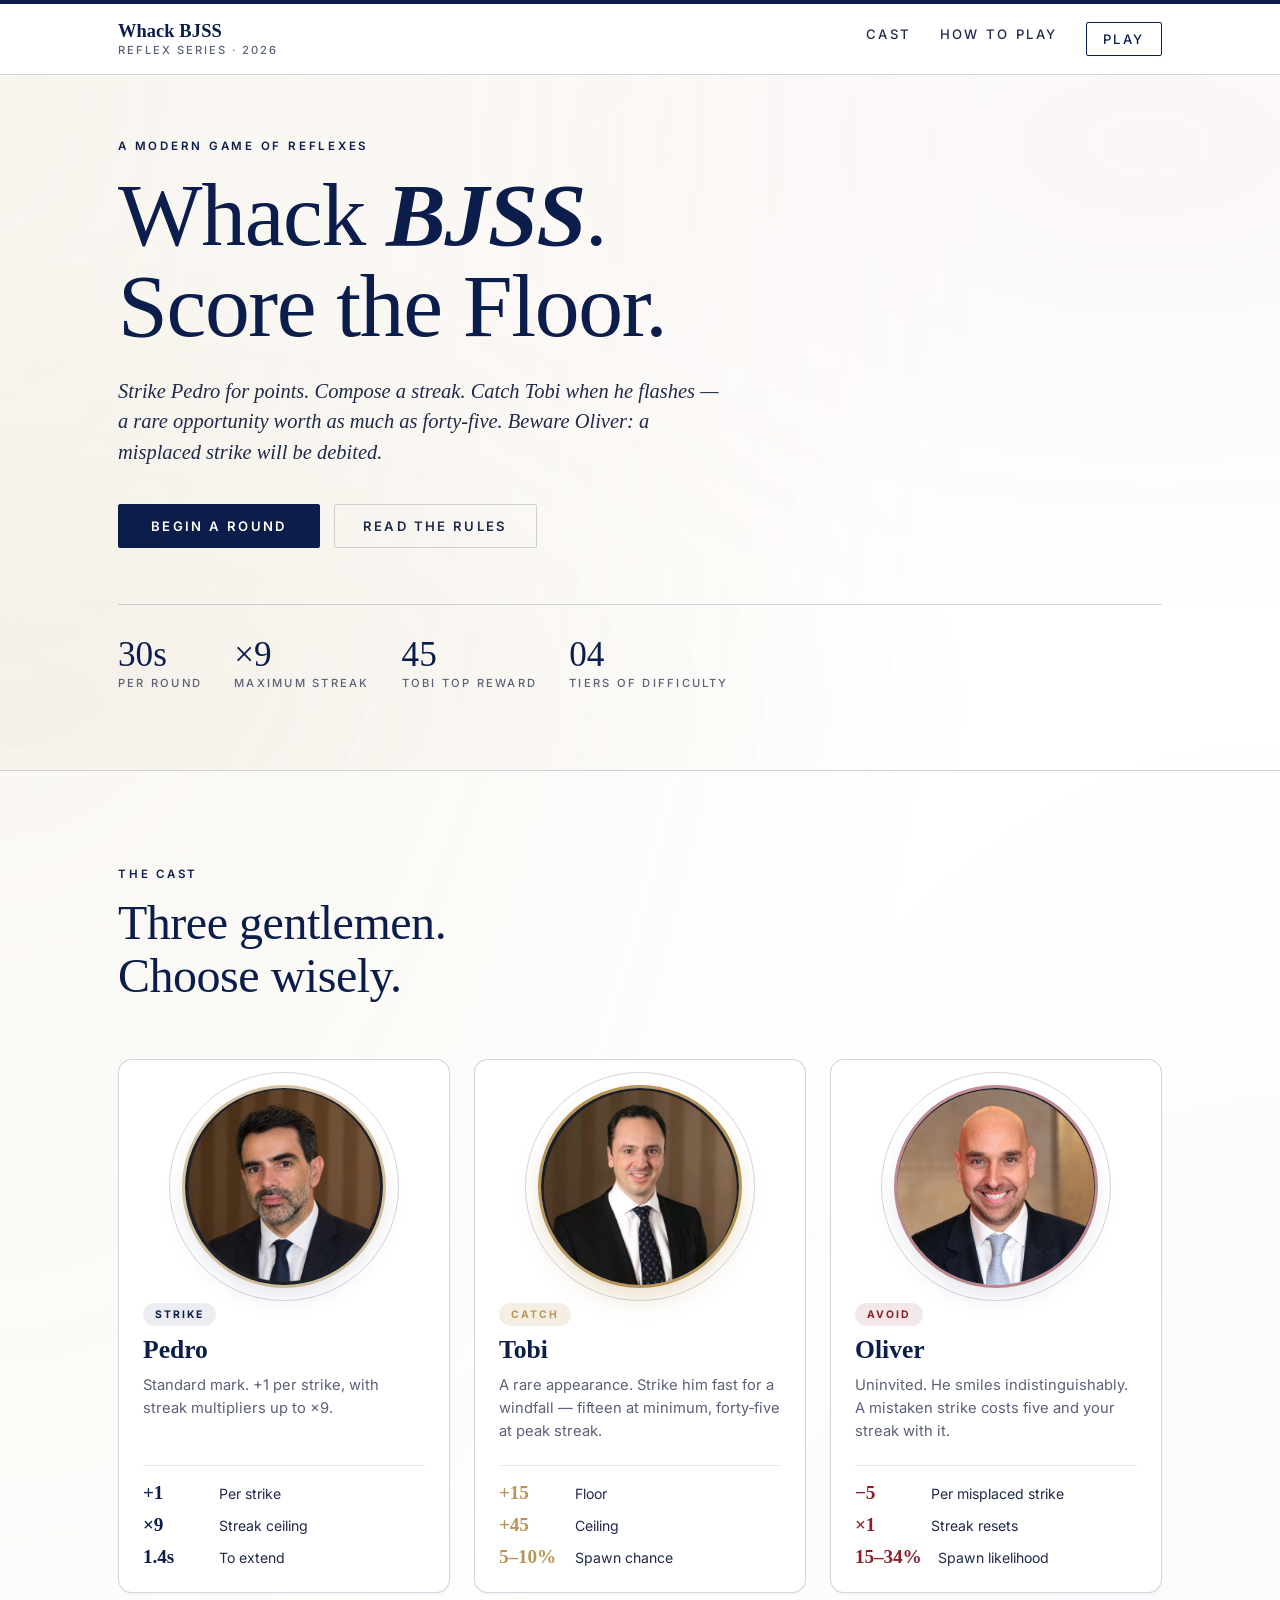
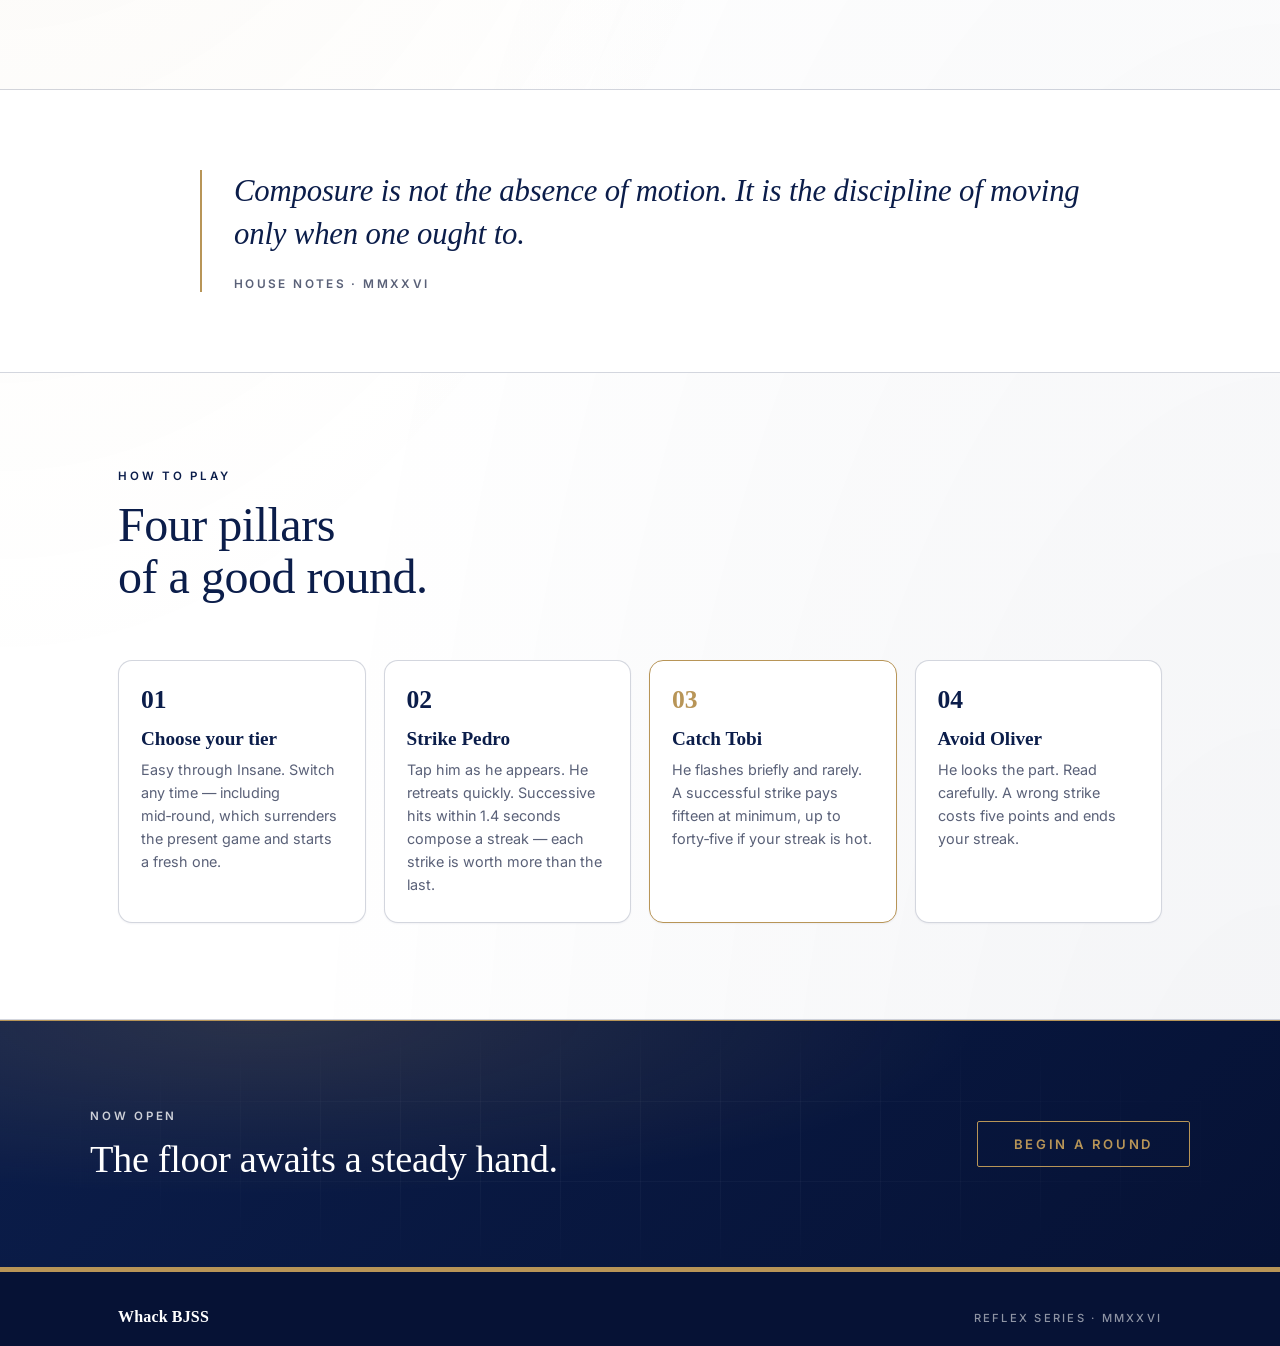
<file: index.html>
<!DOCTYPE html>
<html lang="en">
<head>
  <meta charset="UTF-8" />
  <meta name="viewport" content="width=device-width, initial-scale=1.0, viewport-fit=cover" />
  <meta name="theme-color" content="#0b1d4a" />
  <title>Whack BJSS — A Modern Game of Reflexes</title>
  <meta name="description" content="A modern browser game of reflexes. Strike Pedro for points. Catch Tobi for a bonus. Avoid Oliver." />

  <meta property="og:type" content="website" />
  <meta property="og:title" content="Whack BJSS" />
  <meta property="og:description" content="Strike Pedro. Catch Tobi. Avoid Oliver." />
  <meta property="og:image" content="https://whack-a-yannik.vercel.app/thumbnail.png" />
  <meta property="og:image:secure_url" content="https://whack-a-yannik.vercel.app/thumbnail.png" />
  <meta property="og:image:type" content="image/png" />
  <meta property="og:image:width" content="1200" />
  <meta property="og:image:height" content="630" />
  <meta property="og:image:alt" content="Whack BJSS" />
  <meta property="og:url" content="https://whack-a-yannik.vercel.app/" />
  <meta name="twitter:card" content="summary_large_image" />
  <meta name="twitter:title" content="Whack BJSS" />
  <meta name="twitter:description" content="Strike Pedro. Catch Tobi. Avoid Oliver." />
  <meta name="twitter:image" content="https://whack-a-yannik.vercel.app/thumbnail.png" />

  <link rel="icon" type="image/png" href="/thumbnail.png" />
  <link rel="apple-touch-icon" href="/thumbnail.png" />

  <link rel="preconnect" href="https://fonts.googleapis.com" />
  <link rel="preconnect" href="https://fonts.gstatic.com" crossorigin />
  <link href="https://fonts.googleapis.com/css2?family=Fraunces:opsz,wght@9..144,300;9..144,400;9..144,500;9..144,600;9..144,700&family=Inter:wght@300;400;500;600;700&display=swap" rel="stylesheet" />

  <link rel="stylesheet" href="style.css" />

  <script>
    // If opened with a hash (e.g. a bookmark saved at #cast), strip it
    // and force-scroll to the top so the landing page always opens
    // at the hero. In-page anchor clicks (Cast / How to Play) still
    // work normally because they do not trigger a fresh page load.
    (function () {
      if (location.hash) {
        try { history.replaceState(null, '', location.pathname + location.search); } catch (e) {}
        window.addEventListener('DOMContentLoaded', function () { window.scrollTo(0, 0); });
        window.addEventListener('load', function () { window.scrollTo(0, 0); });
      }
    })();
  </script>
</head>
<body class="landing">
  <header class="topbar">
    <div class="topbar-inner">
      <a class="brand" href="/" aria-label="Whack BJSS">
        <span class="wordmark">
          <span class="wordmark-name">Whack <em class="wordmark-mark">BJSS</em></span>
          <span class="wordmark-sub">Reflex Series · 2026</span>
        </span>
      </a>
      <nav class="topnav" aria-label="Primary">
        <a href="#cast">Cast</a>
        <a href="#how">How to Play</a>
        <a href="/play" class="topnav-cta">Play</a>
      </nav>
    </div>
  </header>

  <main>
    <section class="landing-hero">
      <div class="landing-hero-inner">
        <p class="eyebrow">A Modern Game of Reflexes</p>
        <h1 class="display xl">Whack <em class="accent">BJSS</em>.<br/>Score the Floor.</h1>
        <p class="lede">Strike Pedro for points. Compose a streak. Catch Tobi when he flashes — a rare opportunity worth as much as forty‑five. Beware Oliver: a misplaced strike will be debited.</p>
        <div class="hero-actions">
          <a href="/play" class="btn-primary"><span class="btn-label">Begin a Round</span></a>
          <a href="#how" class="btn-ghost">Read the Rules</a>
        </div>
        <div class="hero-meta">
          <div>
            <span class="meta-num">30s</span>
            <span class="meta-label">Per round</span>
          </div>
          <div>
            <span class="meta-num">×9</span>
            <span class="meta-label">Maximum streak</span>
          </div>
          <div>
            <span class="meta-num">45</span>
            <span class="meta-label">Tobi top reward</span>
          </div>
          <div>
            <span class="meta-num">04</span>
            <span class="meta-label">Tiers of difficulty</span>
          </div>
        </div>
      </div>
    </section>

    <section class="section section-cast" id="cast">
      <div class="section-inner">
        <header class="section-header">
          <p class="eyebrow">The Cast</p>
          <h2 class="display">Three gentlemen.<br/>Choose wisely.</h2>
        </header>

        <div class="cast-grid-3">
          <article class="cast-card-modern cast-good">
            <div class="cast-portrait-wrap">
              <img src="pedro-smile.png" alt="Pedro" class="cast-portrait-lg" />
              <img src="pedro-surprised.png" alt="Pedro startled" class="cast-portrait-lg cast-portrait-alt" />
            </div>
            <span class="cast-tag tag-good">Strike</span>
            <h3 class="cast-name">Pedro</h3>
            <p class="cast-meta">Standard mark. +1 per strike, with streak multipliers up to ×9.</p>
            <ul class="cast-list-modern">
              <li><span class="cast-num">+1</span><span>Per strike</span></li>
              <li><span class="cast-num">×9</span><span>Streak ceiling</span></li>
              <li><span class="cast-num">1.4s</span><span>To extend</span></li>
            </ul>
          </article>

          <article class="cast-card-modern cast-bonus">
            <div class="cast-portrait-wrap">
              <img src="tobi-smile.png" alt="Tobi" class="cast-portrait-lg" />
              <img src="tobi-shades.png" alt="Tobi (in shades)" class="cast-portrait-lg cast-portrait-alt" />
            </div>
            <span class="cast-tag tag-bonus">Catch</span>
            <h3 class="cast-name">Tobi</h3>
            <p class="cast-meta">A rare appearance. Strike him fast for a windfall — fifteen at minimum, forty‑five at peak streak.</p>
            <ul class="cast-list-modern">
              <li><span class="cast-num gold">+15</span><span>Floor</span></li>
              <li><span class="cast-num gold">+45</span><span>Ceiling</span></li>
              <li><span class="cast-num gold">5–10%</span><span>Spawn chance</span></li>
            </ul>
          </article>

          <article class="cast-card-modern cast-bad">
            <div class="cast-portrait-wrap">
              <img src="oliver-smile.png" alt="Oliver" class="cast-portrait-lg" />
              <img src="oliver-frown.png" alt="Oliver displeased" class="cast-portrait-lg cast-portrait-alt" />
            </div>
            <span class="cast-tag tag-bad">Avoid</span>
            <h3 class="cast-name">Oliver</h3>
            <p class="cast-meta">Uninvited. He smiles indistinguishably. A mistaken strike costs five and your streak with it.</p>
            <ul class="cast-list-modern">
              <li><span class="cast-num crimson">−5</span><span>Per misplaced strike</span></li>
              <li><span class="cast-num crimson">×1</span><span>Streak resets</span></li>
              <li><span class="cast-num crimson">15–34%</span><span>Spawn likelihood</span></li>
            </ul>
          </article>
        </div>
      </div>
    </section>

    <section class="pullquote">
      <div class="pullquote-inner">
        <blockquote>
          <p>Composure is not the absence of motion. It is the discipline of moving only when one ought to.</p>
          <cite>House Notes · MMXXVI</cite>
        </blockquote>
      </div>
    </section>

    <section class="section section-how" id="how">
      <div class="section-inner">
        <header class="section-header">
          <p class="eyebrow">How to Play</p>
          <h2 class="display">Four pillars<br/>of a good round.</h2>
        </header>

        <div class="pillars-modern">
          <article class="pillar-card">
            <span class="pillar-num">01</span>
            <h3 class="pillar-title">Choose your tier</h3>
            <p>Easy through Insane. Switch any time — including mid‑round, which surrenders the present game and starts a fresh one.</p>
          </article>
          <article class="pillar-card">
            <span class="pillar-num">02</span>
            <h3 class="pillar-title">Strike Pedro</h3>
            <p>Tap him as he appears. He retreats quickly. Successive hits within 1.4 seconds compose a streak — each strike is worth more than the last.</p>
          </article>
          <article class="pillar-card pillar-bonus">
            <span class="pillar-num">03</span>
            <h3 class="pillar-title">Catch Tobi</h3>
            <p>He flashes briefly and rarely. A successful strike pays fifteen at minimum, up to forty‑five if your streak is hot.</p>
          </article>
          <article class="pillar-card">
            <span class="pillar-num">04</span>
            <h3 class="pillar-title">Avoid Oliver</h3>
            <p>He looks the part. Read carefully. A wrong strike costs five points and ends your streak.</p>
          </article>
        </div>
      </div>
    </section>

    <section class="cta-banner">
      <div class="cta-banner-inner">
        <div>
          <p class="eyebrow eyebrow-light">Now Open</p>
          <h2 class="display small light">The floor awaits a steady hand.</h2>
        </div>
        <a href="/play" class="btn-on-dark"><span class="btn-label">Begin a Round</span></a>
      </div>
    </section>

    <footer class="footer">
      <div class="footer-inner">
        <span class="footer-brand">Whack BJSS</span>
        <span class="footer-meta">Reflex Series · MMXXVI</span>
      </div>
    </footer>
  </main>
</body>
</html>
</file>
<file: style.css>
:root {
  --paper: #ffffff;
  --paper-2: #ffffff;
  --card: #ffffff;
  --card-2: #ffffff;
  --ink: #0b1d4a;
  --ink-2: #1f2a4a;
  --ink-3: #5a6178;
  --ink-mute: #8e93a4;

  --navy: #0b1d4a;
  --navy-2: #122a63;
  --navy-dark: #061235;
  --navy-soft: rgba(11, 29, 74, 0.08);
  --gold: #b89557;
  --gold-2: #cda86b;
  --gold-soft: rgba(184, 149, 87, 0.16);
  --crimson: #8b1f2a;
  --crimson-soft: rgba(139, 31, 42, 0.10);

  --hairline: rgba(11, 29, 74, 0.18);
  --hairline-soft: rgba(11, 29, 74, 0.09);
  --shadow-sm: 0 1px 2px rgba(11, 29, 74, 0.05);
  --shadow-md: 0 6px 24px rgba(11, 29, 74, 0.08);
  --shadow-lg: 0 24px 60px rgba(11, 29, 74, 0.14);

  --serif: 'Cormorant Garamond', 'Times New Roman', Georgia, serif;
  --sans: 'Inter', system-ui, -apple-system, 'Helvetica Neue', sans-serif;

  /* Backwards-compat aliases used elsewhere in stylesheet */
  --burgundy: var(--navy);
  --burgundy-dark: var(--navy-dark);
  --burgundy-soft: var(--navy-soft);
}

* { box-sizing: border-box; }

html, body {
  margin: 0;
  padding: 0;
  min-height: 100%;
  font-family: var(--sans);
  font-weight: 400;
  color: var(--ink);
  background: var(--paper);
  -webkit-font-smoothing: antialiased;
  -moz-osx-font-smoothing: grayscale;
}

body {
  background:
    radial-gradient(ellipse at 0% 0%, rgba(184, 149, 87, 0.10) 0%, transparent 55%),
    radial-gradient(ellipse at 100% 100%, rgba(11, 29, 74, 0.05) 0%, transparent 55%),
    var(--paper);
  min-height: 100vh;
  min-height: 100dvh;
}

a { color: inherit; text-decoration: none; }
button { font-family: inherit; cursor: pointer; }

/* Top bar */
.topbar {
  border-top: 4px solid var(--navy);
  border-bottom: 1px solid var(--hairline);
  background: var(--paper);
}
.topbar-inner {
  max-width: 1100px;
  margin: 0 auto;
  padding: 18px 28px;
  display: flex;
  align-items: center;
  justify-content: space-between;
}
.brand {
  display: flex;
  align-items: center;
  gap: 14px;
}
.mark {
  width: 38px;
  height: 46px;
  display: inline-flex;
  align-items: center;
  justify-content: center;
  flex-shrink: 0;
}
.mark svg { width: 100%; height: 100%; display: block; }
.wordmark {
  display: flex;
  flex-direction: column;
  line-height: 1;
}
.wordmark-name {
  font-family: var(--serif);
  font-weight: 600;
  font-size: 1.15rem;
  letter-spacing: 0.005em;
  color: var(--ink);
}
.wordmark-sub {
  font-size: 0.7rem;
  color: var(--ink-3);
  letter-spacing: 0.18em;
  text-transform: uppercase;
  margin-top: 4px;
  font-weight: 500;
}
.topnav {
  display: flex;
  gap: 28px;
  font-size: 0.82rem;
  letter-spacing: 0.18em;
  text-transform: uppercase;
  font-weight: 500;
  color: var(--ink-2);
}
.topnav a {
  position: relative;
  padding: 4px 0;
  transition: color 0.2s;
}
.topnav a:hover { color: var(--navy); }
.topnav a::after {
  content: '';
  position: absolute;
  left: 0; right: 0; bottom: 0;
  height: 1px;
  background: var(--gold);
  transform: scaleX(0);
  transform-origin: left;
  transition: transform 0.3s ease;
}
.topnav a:hover::after { transform: scaleX(1); }

/* Page */
.page {
  max-width: 1100px;
  margin: 0 auto;
  padding: 64px 28px 40px;
  display: flex;
  flex-direction: column;
  gap: 56px;
}

/* Type */
.eyebrow {
  font-size: 0.72rem;
  letter-spacing: 0.24em;
  text-transform: uppercase;
  color: var(--burgundy);
  font-weight: 600;
  margin: 0 0 16px;
}
.display {
  font-family: var(--serif);
  font-weight: 500;
  font-size: clamp(2.4rem, 5.5vw, 4.2rem);
  line-height: 1.05;
  letter-spacing: -0.01em;
  color: var(--ink);
  margin: 0 0 24px;
}
.display.small {
  font-size: clamp(1.8rem, 3.5vw, 2.4rem);
  margin: 0 0 12px;
}
.lede {
  font-family: var(--serif);
  font-size: clamp(1.1rem, 1.6vw, 1.35rem);
  line-height: 1.5;
  color: var(--ink-2);
  font-weight: 400;
  max-width: 56ch;
  margin: 0;
  font-style: italic;
}
.lede.small {
  font-size: 1rem;
  font-style: normal;
  font-family: var(--sans);
  color: var(--ink-3);
  line-height: 1.65;
}

/* Hero */
.hero { padding-top: 8px; }

/* Dashboard */
.dashboard {
  display: grid;
  grid-template-columns: repeat(4, 1fr);
  background: var(--card-2);
  border: 1px solid var(--hairline);
  border-radius: 2px;
  overflow: hidden;
  box-shadow: var(--shadow-sm);
}
.metric {
  padding: 22px 24px;
  display: flex;
  flex-direction: column;
  gap: 10px;
  border-right: 1px solid var(--hairline-soft);
  position: relative;
  background: var(--card-2);
}
.metric:last-child { border-right: 0; }
.metric-label {
  font-size: 0.68rem;
  letter-spacing: 0.22em;
  text-transform: uppercase;
  color: var(--ink-3);
  font-weight: 600;
}
.metric-value {
  font-family: var(--serif);
  font-weight: 500;
  font-size: 2rem;
  color: var(--ink);
  line-height: 1;
  display: inline-flex;
  align-items: baseline;
  gap: 4px;
}
.metric-value .unit {
  font-size: 1rem;
  color: var(--ink-3);
  font-family: var(--sans);
  font-weight: 400;
}
.metric-time .metric-value { color: var(--navy); }
.metric.warning .metric-value { color: var(--crimson); }

/* Controls */
.controls {
  display: flex;
  flex-direction: column;
  gap: 18px;
  padding: 28px;
  background: var(--card);
  border: 1px solid var(--hairline);
  border-radius: 2px;
}
.control-row {
  display: flex;
  align-items: center;
  gap: 18px;
  flex-wrap: wrap;
}
.control-label {
  font-size: 0.7rem;
  letter-spacing: 0.22em;
  text-transform: uppercase;
  font-weight: 600;
  color: var(--ink-3);
  min-width: 60px;
}
.seg {
  display: inline-flex;
  border: 1px solid var(--hairline);
  background: var(--card-2);
  border-radius: 2px;
  overflow: hidden;
}
.seg-btn {
  border: 0;
  background: transparent;
  color: var(--ink-2);
  padding: 10px 18px;
  font-size: 0.78rem;
  letter-spacing: 0.16em;
  text-transform: uppercase;
  font-weight: 600;
  border-right: 1px solid var(--hairline-soft);
  transition: background 0.2s, color 0.2s;
}
.seg-btn:last-child { border-right: 0; }
.seg-btn:hover { background: var(--burgundy-soft); color: var(--burgundy); }
.seg-btn.active {
  background: var(--burgundy);
  color: #fff;
}
.seg-btn:disabled { opacity: 0.5; cursor: not-allowed; }

.btn-primary {
  display: inline-flex;
  align-items: center;
  justify-content: center;
  border: 1px solid var(--burgundy);
  background: var(--burgundy);
  color: #fff;
  padding: 13px 32px;
  font-family: var(--sans);
  font-size: 0.82rem;
  letter-spacing: 0.18em;
  text-transform: uppercase;
  font-weight: 600;
  border-radius: 2px;
  transition: background 0.2s, color 0.2s, transform 0.1s;
}
.btn-primary:hover {
  background: var(--burgundy-dark);
  border-color: var(--burgundy-dark);
}
.btn-primary:active { transform: translateY(1px); }
.btn-primary:disabled {
  opacity: 0.5;
  cursor: not-allowed;
}

.btn-ghost {
  display: inline-flex;
  align-items: center;
  justify-content: center;
  border: 1px solid var(--hairline);
  background: transparent;
  color: var(--ink-2);
  padding: 13px 28px;
  font-size: 0.82rem;
  letter-spacing: 0.18em;
  text-transform: uppercase;
  font-weight: 600;
  border-radius: 2px;
  transition: background 0.2s, color 0.2s, border-color 0.2s;
}
.btn-ghost:hover {
  border-color: var(--burgundy);
  color: var(--burgundy);
}
.btn-ghost.hidden { display: none; }

.control-note {
  margin: 0;
  font-size: 0.78rem;
  color: var(--ink-mute);
  font-style: italic;
  font-family: var(--serif);
}

/* Board */
.board {
  display: grid;
  grid-template-columns: repeat(3, 1fr);
  gap: 18px;
  padding: 28px;
  background: var(--card);
  border: 1px solid var(--hairline);
  border-radius: 2px;
  aspect-ratio: 1 / 1;
  position: relative;
  box-shadow: var(--shadow-md);
}
.board::before {
  content: '';
  position: absolute;
  inset: 8px;
  border: 1px solid var(--hairline-soft);
  pointer-events: none;
  border-radius: 2px;
}

.hole {
  position: relative;
  background:
    radial-gradient(ellipse at 50% 30%, rgba(11, 29, 74, 0.05) 0%, transparent 60%),
    var(--paper-2);
  border: 1px solid var(--hairline);
  overflow: hidden;
  cursor: pointer;
  user-select: none;
  -webkit-tap-highlight-color: transparent;
  border-radius: 2px;
  transition: border-color 0.25s ease, background 0.25s ease;
}
.hole:hover { border-color: var(--burgundy); }

.hole::before {
  content: '';
  position: absolute;
  bottom: -10%;
  left: 12%;
  right: 12%;
  height: 28%;
  background: radial-gradient(ellipse at center, rgba(26, 26, 26, 0.18) 0%, transparent 70%);
  border-radius: 50%;
  z-index: 3;
  pointer-events: none;
}

.hole::after {
  content: '';
  position: absolute;
  inset: auto 18% 0 18%;
  height: 2px;
  background: var(--burgundy);
  opacity: 0;
  z-index: 4;
  pointer-events: none;
  transition: opacity 0.25s, background 0.25s;
}
.hole.up::after { opacity: 1; }
.hole.up.oliver-active::after { background: #8b1f2a; }

body.flash.penalty::after {
  background: radial-gradient(ellipse at center, rgba(139, 31, 42, 0.10) 0%, transparent 65%);
}

.character {
  position: absolute;
  left: 16%;
  right: 16%;
  bottom: -100%;
  width: 68%;
  aspect-ratio: 1 / 1;
  border-radius: 50%;
  transition: bottom 0.28s cubic-bezier(0.34, 1.4, 0.64, 1);
  z-index: 2;
  pointer-events: none;
}

.character::before {
  content: '';
  position: absolute;
  inset: -6px;
  border-radius: 50%;
  background: radial-gradient(circle, rgba(168, 128, 64, 0.18) 0%, transparent 70%);
  z-index: 0;
}

.character-img {
  position: absolute;
  inset: 0;
  width: 100%;
  height: 100%;
  object-fit: cover;
  border-radius: 50%;
  clip-path: circle(46% at 50% 50%);
  box-shadow:
    0 0 0 2px rgba(168, 128, 64, 0.45),
    0 0 0 6px rgba(168, 128, 64, 0.12),
    0 10px 24px rgba(26, 26, 26, 0.25);
  display: block;
  z-index: 1;
}

.character[data-kind="oliver"] .character-img {
  box-shadow:
    0 0 0 2px rgba(139, 31, 42, 0.55),
    0 0 0 6px rgba(139, 31, 42, 0.14),
    0 10px 24px rgba(26, 26, 26, 0.25);
}

.hole.up .character { bottom: 10%; }

.hole.whacked .character {
  transition: bottom 0.18s ease-in 0.18s;
  bottom: -100%;
}

.hole.whacked .character-img {
  animation: hit 0.36s ease-out;
}

.hole.penalty .character-img {
  animation: hit-bad 0.36s ease-out;
}

@keyframes hit {
  0%   { transform: scale(1) rotate(0); }
  35%  { transform: scale(1.10) rotate(-6deg); }
  100% { transform: scale(0.92) rotate(0); }
}

@keyframes hit-bad {
  0%   { transform: translateX(0) rotate(0); }
  20%  { transform: translateX(-6px) rotate(-3deg); }
  50%  { transform: translateX(6px) rotate(3deg); }
  80%  { transform: translateX(-3px) rotate(-1deg); }
  100% { transform: translateX(0) rotate(0); }
}

.score-popup {
  position: absolute;
  top: 22%;
  left: 50%;
  transform: translateX(-50%);
  font-family: var(--serif);
  font-size: 1.6rem;
  font-weight: 600;
  color: var(--gold);
  pointer-events: none;
  z-index: 5;
  animation: floatUp 0.85s ease-out forwards;
  white-space: nowrap;
  text-shadow: 0 1px 2px rgba(255, 255, 255, 0.6);
}

.score-popup.penalty {
  color: var(--crimson);
  font-style: italic;
}

@keyframes floatUp {
  0% { opacity: 0; transform: translate(-50%, 8px) scale(0.7); }
  20% { opacity: 1; transform: translate(-50%, -6px) scale(1.05); }
  100% { opacity: 0; transform: translate(-50%, -50px) scale(1); }
}

/* Cast */
.cast {
  display: grid;
  grid-template-columns: 1fr 1fr;
  gap: 0;
  background: var(--card-2);
  border: 1px solid var(--hairline);
  border-radius: 2px;
  overflow: hidden;
}
.cast-card {
  display: flex;
  align-items: center;
  gap: 18px;
  padding: 20px 24px;
  border-right: 1px solid var(--hairline-soft);
}
.cast-card:last-child { border-right: 0; }
.cast-portrait {
  width: 64px;
  height: 64px;
  border-radius: 50%;
  object-fit: cover;
  flex-shrink: 0;
}
.cast-good .cast-portrait {
  box-shadow: 0 0 0 2px rgba(168, 128, 64, 0.5);
}
.cast-bad .cast-portrait {
  box-shadow: 0 0 0 2px rgba(139, 31, 42, 0.55);
}
.cast-text { display: flex; flex-direction: column; gap: 2px; min-width: 0; }
.cast-text .eyebrow { margin-bottom: 4px; font-size: 0.66rem; }
.cast-bad .cast-text .eyebrow { color: #8b1f2a; }
.cast-name {
  font-family: var(--serif);
  font-weight: 500;
  font-size: 1.4rem;
  color: var(--ink);
  margin: 0;
  line-height: 1;
}
.cast-meta {
  font-size: 0.78rem;
  color: var(--ink-3);
  margin: 4px 0 0;
}

/* About */
.about {
  border-top: 1px solid var(--hairline);
  padding-top: 32px;
}

/* Footer */
.footer {
  background: var(--navy-dark);
  margin-top: 0;
  padding: 36px 0 20px;
  border-top: 4px solid var(--gold);
}
.footer-inner {
  max-width: 1100px;
  margin: 0 auto;
  padding: 0 28px;
  display: flex;
  justify-content: space-between;
  align-items: baseline;
  font-size: 0.78rem;
  color: rgba(255, 255, 255, 0.55);
  letter-spacing: 0.05em;
}
.footer-brand {
  font-family: var(--serif);
  font-weight: 600;
  font-size: 1rem;
  color: #fff;
  letter-spacing: 0.01em;
}
.footer-meta {
  letter-spacing: 0.2em;
  text-transform: uppercase;
  font-size: 0.7rem;
  font-weight: 500;
  color: rgba(255, 255, 255, 0.55);
}

/* Overlay */
.overlay {
  position: fixed;
  inset: 0;
  background: rgba(26, 26, 26, 0.45);
  backdrop-filter: blur(6px);
  -webkit-backdrop-filter: blur(6px);
  display: flex;
  align-items: center;
  justify-content: center;
  z-index: 50;
  padding: 24px;
}
.overlay.hidden { display: none; }

.overlay-card {
  background: var(--card-2);
  border: 1px solid var(--hairline);
  padding: 44px 44px 36px;
  max-width: 480px;
  width: 100%;
  box-shadow: var(--shadow-lg);
  text-align: left;
  position: relative;
  animation: rise 0.4s ease-out;
}

@keyframes rise {
  0% { opacity: 0; transform: translateY(20px); }
  100% { opacity: 1; transform: translateY(0); }
}

.overlay-card .eyebrow { margin-bottom: 12px; }
.overlay-card .display.small { margin-bottom: 8px; }

.overlay-stats {
  display: flex;
  align-items: stretch;
  gap: 32px;
  margin: 28px 0;
  padding: 20px 0;
  border-top: 1px solid var(--hairline);
  border-bottom: 1px solid var(--hairline);
}
.overlay-stat {
  display: flex;
  flex-direction: column;
  gap: 8px;
  flex: 1;
}
.overlay-divider {
  width: 1px;
  background: var(--hairline);
}
.overlay-num {
  font-family: var(--serif);
  font-weight: 500;
  font-size: 2.4rem;
  color: var(--ink);
  line-height: 1;
}

.overlay-countdown {
  display: flex;
  align-items: center;
  justify-content: space-between;
  margin: 0 0 24px;
  padding: 14px 16px;
  background: var(--burgundy-soft);
  border-left: 2px solid var(--burgundy);
}
.countdown-label {
  font-size: 0.74rem;
  letter-spacing: 0.18em;
  text-transform: uppercase;
  color: var(--burgundy);
  font-weight: 600;
}
.countdown-num {
  font-family: var(--serif);
  font-weight: 600;
  font-size: 1.6rem;
  color: var(--burgundy);
  line-height: 1;
  min-width: 28px;
  text-align: right;
}

.overlay-actions {
  display: flex;
  gap: 12px;
}
.overlay-actions .btn-primary { flex: 1; }
.overlay-actions .btn-ghost { flex: 0 0 auto; }

/* Subtle hit signal */
body.flash::after {
  content: '';
  position: fixed;
  inset: 0;
  background: radial-gradient(ellipse at center, rgba(184, 149, 87, 0.10) 0%, transparent 65%);
  pointer-events: none;
  z-index: 30;
  animation: flash 0.35s ease-out;
}
@keyframes flash {
  0% { opacity: 1; }
  100% { opacity: 0; }
}

/* ===== Landing page ===== */

/* Topnav active + CTA */
.topnav a.active { color: var(--navy); }
.topnav a.active::after {
  background: var(--gold);
  transform: scaleX(1);
}
.topnav .topnav-cta {
  padding: 8px 16px;
  border: 1px solid var(--navy);
  color: var(--navy);
  border-radius: 2px;
  letter-spacing: 0.2em;
  transition: background 0.2s, color 0.2s;
}
.topnav .topnav-cta:hover {
  background: var(--navy);
  color: var(--gold);
}
.topnav .topnav-cta::after { display: none; }

/* Number styling — small caps editorial accent */
.eyebrow .num {
  font-family: var(--serif);
  font-size: 1.05em;
  font-weight: 600;
  letter-spacing: 0;
  margin-right: 4px;
}
.eyebrow.eyebrow-cool { color: #8b1f2a; }
.eyebrow.eyebrow-light { color: rgba(255, 255, 255, 0.78); }

.display.xl {
  font-size: clamp(2.8rem, 7vw, 5.6rem);
  font-weight: 500;
  line-height: 1.02;
  letter-spacing: -0.015em;
}
.display.light {
  color: #fff;
  background: none;
  -webkit-text-fill-color: #fff;
}

/* Landing hero */
.landing-hero {
  border-bottom: 1px solid var(--hairline);
  padding: 64px 0 80px;
  background:
    radial-gradient(ellipse at 90% 10%, rgba(139, 31, 42, 0.04) 0%, transparent 55%),
    radial-gradient(ellipse at 0% 90%, rgba(168, 128, 64, 0.06) 0%, transparent 55%);
}
.landing-hero-inner {
  max-width: 1100px;
  margin: 0 auto;
  padding: 0 28px;
}
.landing-hero .lede {
  margin-top: 24px;
  max-width: 60ch;
}

.hero-actions {
  display: flex;
  gap: 14px;
  margin-top: 36px;
  flex-wrap: wrap;
}

.hero-meta {
  display: flex;
  align-items: center;
  gap: 32px;
  margin-top: 56px;
  padding-top: 32px;
  border-top: 1px solid var(--hairline);
  flex-wrap: wrap;
}
.hero-meta > div:not(.hero-divider) {
  display: flex;
  flex-direction: column;
  gap: 4px;
}
.meta-num {
  font-family: var(--serif);
  font-size: 2.2rem;
  font-weight: 500;
  line-height: 1;
  color: var(--ink);
}
.meta-label {
  font-size: 0.7rem;
  letter-spacing: 0.2em;
  text-transform: uppercase;
  color: var(--ink-3);
  font-weight: 500;
}
.hero-divider {
  width: 1px;
  height: 40px;
  background: var(--hairline);
}

/* Sections */
.section {
  padding: 96px 0;
  border-bottom: 1px solid var(--hairline);
}
.section-inner {
  max-width: 1100px;
  margin: 0 auto;
  padding: 0 28px;
}
.section-header {
  margin-bottom: 56px;
  max-width: 700px;
}
.section-header .display {
  margin: 12px 0 0;
  font-size: clamp(2rem, 4vw, 3rem);
  line-height: 1.1;
}

/* Cast feature blocks */
.cast-grid {
  display: flex;
  flex-direction: column;
  gap: 80px;
}
.cast-feature {
  display: grid;
  grid-template-columns: 380px 1fr;
  gap: 56px;
  align-items: center;
}
.cast-feature.reverse {
  grid-template-columns: 1fr 380px;
}
.cast-feature.reverse .cast-portrait-wrap { order: 2; }

.cast-portrait-wrap {
  position: relative;
  aspect-ratio: 1 / 1;
  width: 100%;
  border-radius: 50%;
}
.cast-portrait-wrap::after {
  content: '';
  position: absolute;
  inset: -16px;
  border-radius: 50%;
  border: 1px solid var(--hairline);
  pointer-events: none;
}
.cast-portrait-good::before {
  content: '';
  position: absolute;
  inset: -8px;
  border-radius: 50%;
  background: radial-gradient(circle, rgba(168, 128, 64, 0.12), transparent 70%);
}
.cast-portrait-bad::before {
  content: '';
  position: absolute;
  inset: -8px;
  border-radius: 50%;
  background: radial-gradient(circle, rgba(139, 31, 42, 0.12), transparent 70%);
}

.cast-portrait-lg {
  position: absolute;
  inset: 0;
  width: 100%;
  height: 100%;
  object-fit: cover;
  border-radius: 50%;
  transition: opacity 0.4s ease;
}
.cast-portrait-good .cast-portrait-lg {
  box-shadow: 0 0 0 2px rgba(168, 128, 64, 0.55), 0 18px 40px rgba(26, 26, 26, 0.18);
}
.cast-portrait-bad .cast-portrait-lg {
  box-shadow: 0 0 0 2px rgba(139, 31, 42, 0.55), 0 18px 40px rgba(26, 26, 26, 0.18);
}
.cast-portrait-alt {
  opacity: 0;
}
.cast-portrait-wrap:hover .cast-portrait-alt { opacity: 1; }

.cast-feature-text .cast-feature-lede {
  font-family: var(--serif);
  font-style: italic;
  font-size: 1.2rem;
  line-height: 1.55;
  color: var(--ink-2);
  max-width: 52ch;
  margin: 12px 0 28px;
}

.cast-list {
  list-style: none;
  margin: 0;
  padding: 24px 0 0;
  border-top: 1px solid var(--hairline);
  display: flex;
  flex-direction: column;
  gap: 14px;
}
.cast-list li {
  display: flex;
  align-items: baseline;
  gap: 24px;
  font-size: 0.95rem;
  color: var(--ink-2);
}
.cast-list-num {
  font-family: var(--serif);
  font-weight: 600;
  font-size: 1.4rem;
  color: var(--burgundy);
  min-width: 80px;
  letter-spacing: -0.01em;
}
.cast-list-num.cool { color: #8b1f2a; }

/* Pull quote */
.pullquote {
  background: var(--card);
  border-bottom: 1px solid var(--hairline);
  padding: 80px 28px;
}
.pullquote blockquote {
  max-width: 880px;
  margin: 0 auto;
  padding-left: 32px;
  border-left: 2px solid var(--gold);
}
.pullquote p {
  font-family: var(--serif);
  font-weight: 400;
  font-style: italic;
  font-size: clamp(1.5rem, 2.4vw, 2rem);
  line-height: 1.4;
  color: var(--ink);
  margin: 0 0 16px;
  letter-spacing: -0.005em;
}
.pullquote cite {
  font-style: normal;
  font-size: 0.74rem;
  letter-spacing: 0.2em;
  text-transform: uppercase;
  color: var(--ink-3);
  font-weight: 600;
}

/* Pillars */
.pillars {
  display: grid;
  grid-template-columns: repeat(4, 1fr);
  gap: 0;
  border-left: 1px solid var(--hairline);
}
.pillar {
  padding: 28px 28px 32px;
  border-right: 1px solid var(--hairline);
  border-top: 1px solid var(--hairline);
  border-bottom: 1px solid var(--hairline);
}
.pillar-num {
  display: inline-block;
  font-family: var(--serif);
  font-weight: 500;
  font-size: 2rem;
  color: var(--burgundy);
  line-height: 1;
  margin-bottom: 18px;
}
.pillar-title {
  font-family: var(--serif);
  font-weight: 500;
  font-size: 1.4rem;
  color: var(--ink);
  margin: 0 0 12px;
  line-height: 1.2;
}
.pillar p {
  margin: 0;
  font-size: 0.92rem;
  line-height: 1.6;
  color: var(--ink-3);
}

/* CTA banner */
.cta-banner {
  background:
    radial-gradient(ellipse at 20% 0%, rgba(184, 149, 87, 0.18) 0%, transparent 50%),
    linear-gradient(135deg, var(--navy) 0%, var(--navy-dark) 100%);
  color: #fff;
  padding: 88px 28px;
  position: relative;
  border-top: 1px solid var(--gold);
  border-bottom: 1px solid var(--gold);
}
.cta-banner::before {
  content: '';
  position: absolute;
  inset: 0;
  background-image:
    linear-gradient(rgba(255, 255, 255, 0.03) 1px, transparent 1px),
    linear-gradient(90deg, rgba(255, 255, 255, 0.03) 1px, transparent 1px);
  background-size: 80px 80px;
  pointer-events: none;
  mask-image: radial-gradient(ellipse at center, black 30%, transparent 75%);
  -webkit-mask-image: radial-gradient(ellipse at center, black 30%, transparent 75%);
}
.cta-banner-inner {
  max-width: 1100px;
  margin: 0 auto;
  display: flex;
  align-items: center;
  justify-content: space-between;
  gap: 32px;
  flex-wrap: wrap;
  position: relative;
}
.cta-banner-inner > div { max-width: 520px; }
.cta-banner-inner .display { margin: 8px 0 0; color: #fff; }

.btn-on-dark {
  display: inline-flex;
  align-items: center;
  justify-content: center;
  border: 1px solid var(--gold);
  background: transparent;
  color: var(--gold);
  padding: 14px 36px;
  font-family: var(--sans);
  font-size: 0.82rem;
  letter-spacing: 0.2em;
  text-transform: uppercase;
  font-weight: 600;
  border-radius: 2px;
  transition: background 0.2s, color 0.2s;
}
.btn-on-dark:hover {
  background: var(--gold);
  color: var(--navy-dark);
}

/* Play page hero */
.play-hero {
  padding-top: 8px;
  padding-bottom: 8px;
  border-bottom: 1px solid var(--hairline-soft);
  margin-bottom: 4px;
}
.play-hero .display {
  font-size: clamp(2rem, 4vw, 3rem);
  margin-bottom: 16px;
}
.play-hero .lede { font-size: 1.05rem; }

.page-back {
  margin: 8px 0 0;
  text-align: center;
  font-size: 0.74rem;
  letter-spacing: 0.18em;
  text-transform: uppercase;
  font-weight: 600;
}
.page-back a { color: var(--ink-3); transition: color 0.2s; }
.page-back a:hover { color: var(--burgundy); }

/* Responsive */
@media (max-width: 900px) {
  .cast-feature, .cast-feature.reverse {
    grid-template-columns: 1fr;
    gap: 32px;
  }
  .cast-feature.reverse .cast-portrait-wrap { order: 0; }
  .cast-portrait-wrap { max-width: 280px; margin: 0 auto; }
  .pillars { grid-template-columns: repeat(2, 1fr); }
}

@media (max-width: 760px) {
  .topbar-inner { padding: 14px 18px; }
  .topnav { gap: 18px; font-size: 0.72rem; letter-spacing: 0.12em; }
  .wordmark-sub { display: none; }
  .page { padding: 36px 18px 24px; gap: 36px; }
  .dashboard { grid-template-columns: repeat(2, 1fr); }
  .metric { padding: 16px 18px; border-bottom: 1px solid var(--hairline-soft); }
  .metric:nth-child(2) { border-right: 0; }
  .metric:nth-child(3), .metric:nth-child(4) { border-bottom: 0; }
  .metric-value { font-size: 1.55rem; }
  .controls { padding: 20px; }
  .control-row { gap: 12px; }
  .control-label { min-width: auto; }
  .seg-btn { padding: 9px 12px; font-size: 0.7rem; letter-spacing: 0.12em; }
  .btn-primary, .btn-ghost { padding: 11px 22px; font-size: 0.74rem; letter-spacing: 0.14em; }
  .board { padding: 16px; gap: 12px; }
  .cast { grid-template-columns: 1fr; }
  .cast-card { border-right: 0; border-bottom: 1px solid var(--hairline-soft); padding: 16px 20px; }
  .cast-card:last-child { border-bottom: 0; }
  .cast-portrait { width: 52px; height: 52px; }
  .cast-name { font-size: 1.2rem; }
  .overlay-card { padding: 32px 26px 26px; }
  .overlay-stats { gap: 18px; margin: 22px 0; }
  .overlay-num { font-size: 1.9rem; }
  .footer-inner { flex-direction: column; gap: 8px; padding: 0 18px; }

  .landing-hero { padding: 40px 0 56px; }
  .landing-hero-inner { padding: 0 18px; }
  .hero-meta { gap: 18px; margin-top: 36px; padding-top: 22px; }
  .hero-divider { display: none; }
  .meta-num { font-size: 1.6rem; }

  .section { padding: 56px 0; }
  .section-inner { padding: 0 18px; }
  .section-header { margin-bottom: 32px; }
  .cast-grid { gap: 56px; }

  .pullquote { padding: 56px 18px; }
  .pullquote blockquote { padding-left: 20px; }

  .pillars { grid-template-columns: 1fr; border-left: 0; }
  .pillar { padding: 24px 18px; border-right: 0; }
  .pillar:not(:last-child) { border-bottom: 0; }

  .cta-banner { padding: 56px 18px; }
  .cta-banner-inner { flex-direction: column; align-items: flex-start; gap: 24px; }

  .topnav .topnav-cta { padding: 6px 12px; }
}

/* =====================================================================
   Modern landing components (cast cards, pillars, wordmark mark, tags)
   ===================================================================== */

.wordmark-mark {
  font-family: var(--serif);
  font-style: normal;
  font-weight: 700;
  letter-spacing: 0.01em;
  color: var(--navy);
}

.display .accent {
  font-style: italic;
  font-weight: 600;
  color: var(--navy);
}

.cast-grid-3 {
  display: grid;
  grid-template-columns: repeat(3, 1fr);
  gap: 24px;
  align-items: stretch;
}

.cast-card-modern {
  position: relative;
  background: #ffffff;
  border: 1px solid var(--hairline);
  border-radius: 14px;
  padding: 28px 24px 24px;
  display: flex;
  flex-direction: column;
  gap: 10px;
  box-shadow: var(--shadow-sm);
  transition: transform 0.2s ease, box-shadow 0.2s ease, border-color 0.2s ease;
}
.cast-card-modern:hover {
  transform: translateY(-2px);
  box-shadow: var(--shadow-md);
  border-color: rgba(11, 29, 74, 0.28);
}
.cast-card-modern .cast-portrait-wrap {
  position: relative;
  width: 70%;
  max-width: 200px;
  aspect-ratio: 1 / 1;
  margin: 0 auto 8px;
  border-radius: 50%;
}
.cast-card-modern .cast-portrait-lg {
  position: absolute;
  inset: 0;
  width: 100%;
  height: 100%;
  object-fit: cover;
  border-radius: 50%;
  transition: opacity 0.3s ease;
}
.cast-card-modern.cast-good .cast-portrait-lg {
  box-shadow: 0 0 0 3px rgba(184, 149, 87, 0.55), 0 12px 24px rgba(11, 29, 74, 0.10);
}
.cast-card-modern.cast-bonus .cast-portrait-lg {
  box-shadow: 0 0 0 3px var(--gold), 0 12px 24px rgba(184, 149, 87, 0.30);
}
.cast-card-modern.cast-bad .cast-portrait-lg {
  box-shadow: 0 0 0 3px rgba(139, 31, 42, 0.50), 0 12px 24px rgba(11, 29, 74, 0.10);
}
.cast-card-modern .cast-portrait-alt { opacity: 0; }
.cast-card-modern:hover .cast-portrait-alt { opacity: 1; }

.cast-tag {
  display: inline-block;
  padding: 5px 12px;
  font-size: 0.65rem;
  letter-spacing: 0.2em;
  text-transform: uppercase;
  font-weight: 700;
  border-radius: 999px;
  background: var(--navy-soft);
  color: var(--navy);
  align-self: flex-start;
}
.tag-good   { background: rgba(11, 29, 74, 0.08);  color: var(--navy); }
.tag-bonus  { background: var(--gold-soft);        color: var(--gold); }
.tag-bad    { background: var(--crimson-soft);     color: var(--crimson); }

.cast-card-modern .cast-name {
  font-family: var(--serif);
  font-weight: 600;
  font-size: 1.6rem;
  color: var(--ink);
  margin: 0;
  line-height: 1.1;
}
.cast-card-modern .cast-meta {
  font-size: 0.92rem;
  line-height: 1.55;
  color: var(--ink-3);
  margin: 0 0 12px;
}

.cast-list-modern {
  list-style: none;
  margin: auto 0 0;
  padding: 16px 0 0;
  border-top: 1px solid var(--hairline-soft);
  display: flex;
  flex-direction: column;
  gap: 10px;
}
.cast-list-modern li {
  display: flex;
  align-items: baseline;
  gap: 16px;
  font-size: 0.88rem;
  color: var(--ink-2);
}
.cast-num {
  font-family: var(--serif);
  font-weight: 600;
  font-size: 1.2rem;
  min-width: 60px;
  color: var(--navy);
  letter-spacing: -0.005em;
}
.cast-num.gold    { color: var(--gold); }
.cast-num.crimson { color: var(--crimson); }

/* Pillars grid for "How to Play" */
.pillars-modern {
  display: grid;
  grid-template-columns: repeat(4, 1fr);
  gap: 18px;
}
.pillar-card {
  background: #ffffff;
  border: 1px solid var(--hairline);
  border-radius: 14px;
  padding: 26px 22px;
  box-shadow: var(--shadow-sm);
  transition: transform 0.2s ease, box-shadow 0.2s ease;
}
.pillar-card:hover {
  transform: translateY(-2px);
  box-shadow: var(--shadow-md);
}
.pillar-card.pillar-bonus { border-color: var(--gold); }
.pillar-card .pillar-num {
  display: inline-block;
  font-family: var(--serif);
  font-weight: 600;
  font-size: 1.6rem;
  color: var(--navy);
  line-height: 1;
  margin-bottom: 14px;
}
.pillar-card.pillar-bonus .pillar-num { color: var(--gold); }
.pillar-card .pillar-title {
  font-family: var(--serif);
  font-weight: 600;
  font-size: 1.2rem;
  color: var(--ink);
  margin: 0 0 8px;
  line-height: 1.2;
}
.pillar-card p {
  margin: 0;
  font-size: 0.9rem;
  line-height: 1.6;
  color: var(--ink-3);
}

.pullquote-inner { max-width: 880px; margin: 0 auto; }

/* =====================================================================
   Tablet & phone responsiveness (iPad portrait/landscape, iPhone)
   ===================================================================== */

/* Cap the game board so it always fits within the viewport on tablets
   and phones, while staying square. Use the smaller of available width
   and 78% of viewport height — works on iPad portrait, iPad landscape,
   iPhone portrait and iPhone landscape. */
.board {
  width: 100%;
  max-width: min(640px, 78vh);
  margin-left: auto;
  margin-right: auto;
}

/* iPad-ish range: portrait iPad mini (768) up through iPad Pro 11" */
@media (max-width: 1024px) {
  .topbar-inner { padding: 16px 22px; }
  .page { padding: 40px 22px 28px; gap: 32px; }

  .landing-hero { padding: 56px 0 64px; }
  .display.xl { font-size: clamp(2.4rem, 6vw, 4rem); }
  .hero-meta { gap: 24px; }

  .section { padding: 72px 0; }
  .section-header .display { font-size: clamp(1.8rem, 3.5vw, 2.4rem); }

  .cast-grid-3 { grid-template-columns: repeat(2, 1fr); gap: 20px; }
  .cast-grid-3 > .cast-card-modern:nth-child(3) {
    grid-column: 1 / -1;
    max-width: 520px;
    margin: 0 auto;
    width: 100%;
  }

  .pillars-modern { grid-template-columns: repeat(2, 1fr); gap: 14px; }

  /* Game board on tablets — keep readable, leave room for HUD */
  .board { max-width: min(560px, 70vh); }

  /* Dashboard slightly tighter to fit header chrome */
  .metric { padding: 18px 18px; }
  .metric-value { font-size: 1.6rem; }

  .controls { padding: 22px; }
}

/* Slightly bigger phones — keep desktop-ish HUD readable */
@media (max-width: 760px) {
  .cast-grid-3 { grid-template-columns: 1fr; gap: 16px; }
  .cast-grid-3 > .cast-card-modern:nth-child(3) { max-width: none; }
  .cast-card-modern { padding: 22px 20px 20px; }
  .cast-card-modern .cast-portrait-wrap { width: 56%; max-width: 180px; }
  .cast-card-modern .cast-name { font-size: 1.4rem; }

  .pillars-modern { grid-template-columns: 1fr; gap: 12px; }
  .pillar-card { padding: 20px 18px; }

  /* Board: ensure it fits without forcing scroll */
  .board { max-width: min(100%, 78vh); padding: 14px; gap: 10px; }

  .hero-actions { flex-direction: column; align-items: stretch; }
  .hero-actions .btn-primary,
  .hero-actions .btn-ghost { width: 100%; }
}

/* iPhone portrait & smaller */
@media (max-width: 480px) {
  .topbar-inner { padding: 12px 14px; }
  .topnav { gap: 14px; }
  .wordmark-name { font-size: 1.05rem; }

  .page { padding: 24px 14px 20px; gap: 22px; }

  .landing-hero { padding: 32px 0 40px; }
  .landing-hero-inner { padding: 0 14px; }
  .display.xl { font-size: clamp(1.9rem, 8vw, 2.6rem); }
  .lede { font-size: 1rem; }

  .hero-meta {
    display: grid;
    grid-template-columns: 1fr 1fr;
    gap: 14px 20px;
    margin-top: 28px;
    padding-top: 18px;
  }
  .meta-num { font-size: 1.4rem; }

  .section { padding: 44px 0; }
  .section-header .display { font-size: clamp(1.5rem, 5vw, 2rem); }
  .section-header { margin-bottom: 24px; }

  /* Dashboard: keep 4 columns but very compact, or stack 2x2 */
  .dashboard { grid-template-columns: repeat(2, 1fr); }
  .metric { padding: 12px 14px; gap: 6px; }
  .metric-label { font-size: 0.6rem; letter-spacing: 0.16em; }
  .metric-value { font-size: 1.25rem; }

  .controls { padding: 16px; gap: 12px; }
  .seg-btn { padding: 8px 10px; font-size: 0.66rem; letter-spacing: 0.1em; }
  .btn-primary, .btn-ghost { padding: 10px 16px; font-size: 0.7rem; letter-spacing: 0.12em; }

  .board { padding: 10px; gap: 8px; max-width: min(100%, 70vh); }

  .play-hero .display { font-size: clamp(1.6rem, 6vw, 2rem); }
  .play-hero .lede { font-size: 0.95rem; }

  .overlay-card { padding: 28px 22px 22px; }
  .overlay-num { font-size: 1.7rem; }
}

/* Landscape phones / very short viewports — keep board reachable */
@media (max-height: 520px) and (orientation: landscape) {
  .board { max-width: min(100%, 86vh); }
  .landing-hero { padding: 32px 0 40px; }
  .play-hero { padding-bottom: 0; }
}

/* =====================================================================
   Leaderboard + score submit
   ===================================================================== */

.leaderboard {
  background: #ffffff;
  border: 1px solid var(--hairline);
  border-radius: 14px;
  padding: 28px 28px 22px;
  box-shadow: var(--shadow-sm);
  display: flex;
  flex-direction: column;
  gap: 18px;
}
.leaderboard-header { display: flex; flex-direction: column; gap: 4px; }
.leaderboard-header .display { margin: 0; }
.lb-seg { align-self: flex-start; flex-wrap: wrap; }
.lb-tier-btn { padding: 8px 14px; }

.leaderboard-list {
  list-style: none;
  margin: 0;
  padding: 0;
  display: flex;
  flex-direction: column;
}
.leaderboard-list .leaderboard-empty {
  padding: 20px 0;
  text-align: center;
  color: var(--ink-3);
  font-style: italic;
  font-family: var(--serif);
  font-size: 1rem;
}
.lb-row {
  display: grid;
  grid-template-columns: 36px 1fr auto auto auto;
  align-items: baseline;
  gap: 14px;
  padding: 14px 4px;
  border-top: 1px solid var(--hairline-soft);
}
.lb-row:first-child { border-top: 0; }
.lb-rank {
  font-family: var(--serif);
  font-weight: 600;
  font-size: 1.15rem;
  color: var(--navy);
  text-align: center;
}
.lb-row:nth-child(1) .lb-rank { color: var(--gold); font-size: 1.3rem; }
.lb-row:nth-child(2) .lb-rank { color: var(--gold-2); }
.lb-row:nth-child(3) .lb-rank { color: var(--gold-2); }
.lb-name {
  font-weight: 600;
  color: var(--ink);
  overflow: hidden;
  text-overflow: ellipsis;
  white-space: nowrap;
}
.lb-tier {
  font-size: 0.62rem;
  letter-spacing: 0.18em;
  text-transform: uppercase;
  font-weight: 700;
  padding: 3px 8px;
  border-radius: 999px;
  background: var(--navy-soft);
  color: var(--navy);
}
.lb-tier-easy   { background: rgba(184, 149, 87, 0.10); color: #8a6d33; }
.lb-tier-normal { background: var(--navy-soft); color: var(--navy); }
.lb-tier-hard   { background: rgba(11, 29, 74, 0.18); color: var(--navy); }
.lb-tier-insane { background: var(--crimson-soft); color: var(--crimson); }
.lb-score {
  font-family: var(--serif);
  font-weight: 600;
  font-size: 1.25rem;
  color: var(--ink);
  text-align: right;
  min-width: 56px;
}
.lb-time {
  font-size: 0.78rem;
  color: var(--ink-mute);
  white-space: nowrap;
}

/* Submit form inside the overlay */
.overlay-submit {
  margin: 4px 0 22px;
  padding: 16px 16px 14px;
  background: rgba(11, 29, 74, 0.04);
  border: 1px solid var(--hairline-soft);
  border-radius: 12px;
  display: flex;
  flex-direction: column;
  gap: 10px;
}
.overlay-submit-label {
  font-size: 0.7rem;
  letter-spacing: 0.18em;
  text-transform: uppercase;
  font-weight: 700;
  color: var(--ink-3);
}
.overlay-submit-row { display: flex; gap: 8px; }
.overlay-submit input {
  flex: 1;
  min-width: 0;
  padding: 11px 14px;
  border: 1px solid var(--hairline);
  background: #fff;
  border-radius: 8px;
  font-family: inherit;
  font-size: 0.95rem;
  color: var(--ink);
  outline: none;
  transition: border-color 0.15s, box-shadow 0.15s;
}
.overlay-submit input:focus {
  border-color: var(--navy);
  box-shadow: 0 0 0 3px rgba(11, 29, 74, 0.15);
}
.overlay-submit .btn-primary { padding: 11px 18px; flex: 0 0 auto; }
.overlay-submit-status {
  margin: 0;
  font-size: 0.82rem;
  color: var(--ink-3);
  min-height: 1.1em;
}
.overlay-submit.saved { background: rgba(184, 149, 87, 0.10); border-color: var(--gold); }
.overlay-submit.saved .overlay-submit-status { color: var(--gold); font-weight: 600; }
.overlay-submit.saved .overlay-submit-row { display: none; }

@media (max-width: 760px) {
  .leaderboard { padding: 22px 18px; gap: 14px; }
  .lb-row { grid-template-columns: 28px 1fr auto auto; gap: 10px; padding: 12px 2px; }
  .lb-time { display: none; }
  .lb-score { font-size: 1.05rem; min-width: 44px; }
  .overlay-submit-row { flex-direction: column; }
  .overlay-submit .btn-primary { width: 100%; }
}

@media (max-width: 480px) {
  .lb-row { grid-template-columns: 24px 1fr auto auto; gap: 8px; }
  .lb-tier { display: none; }
}
</file>
